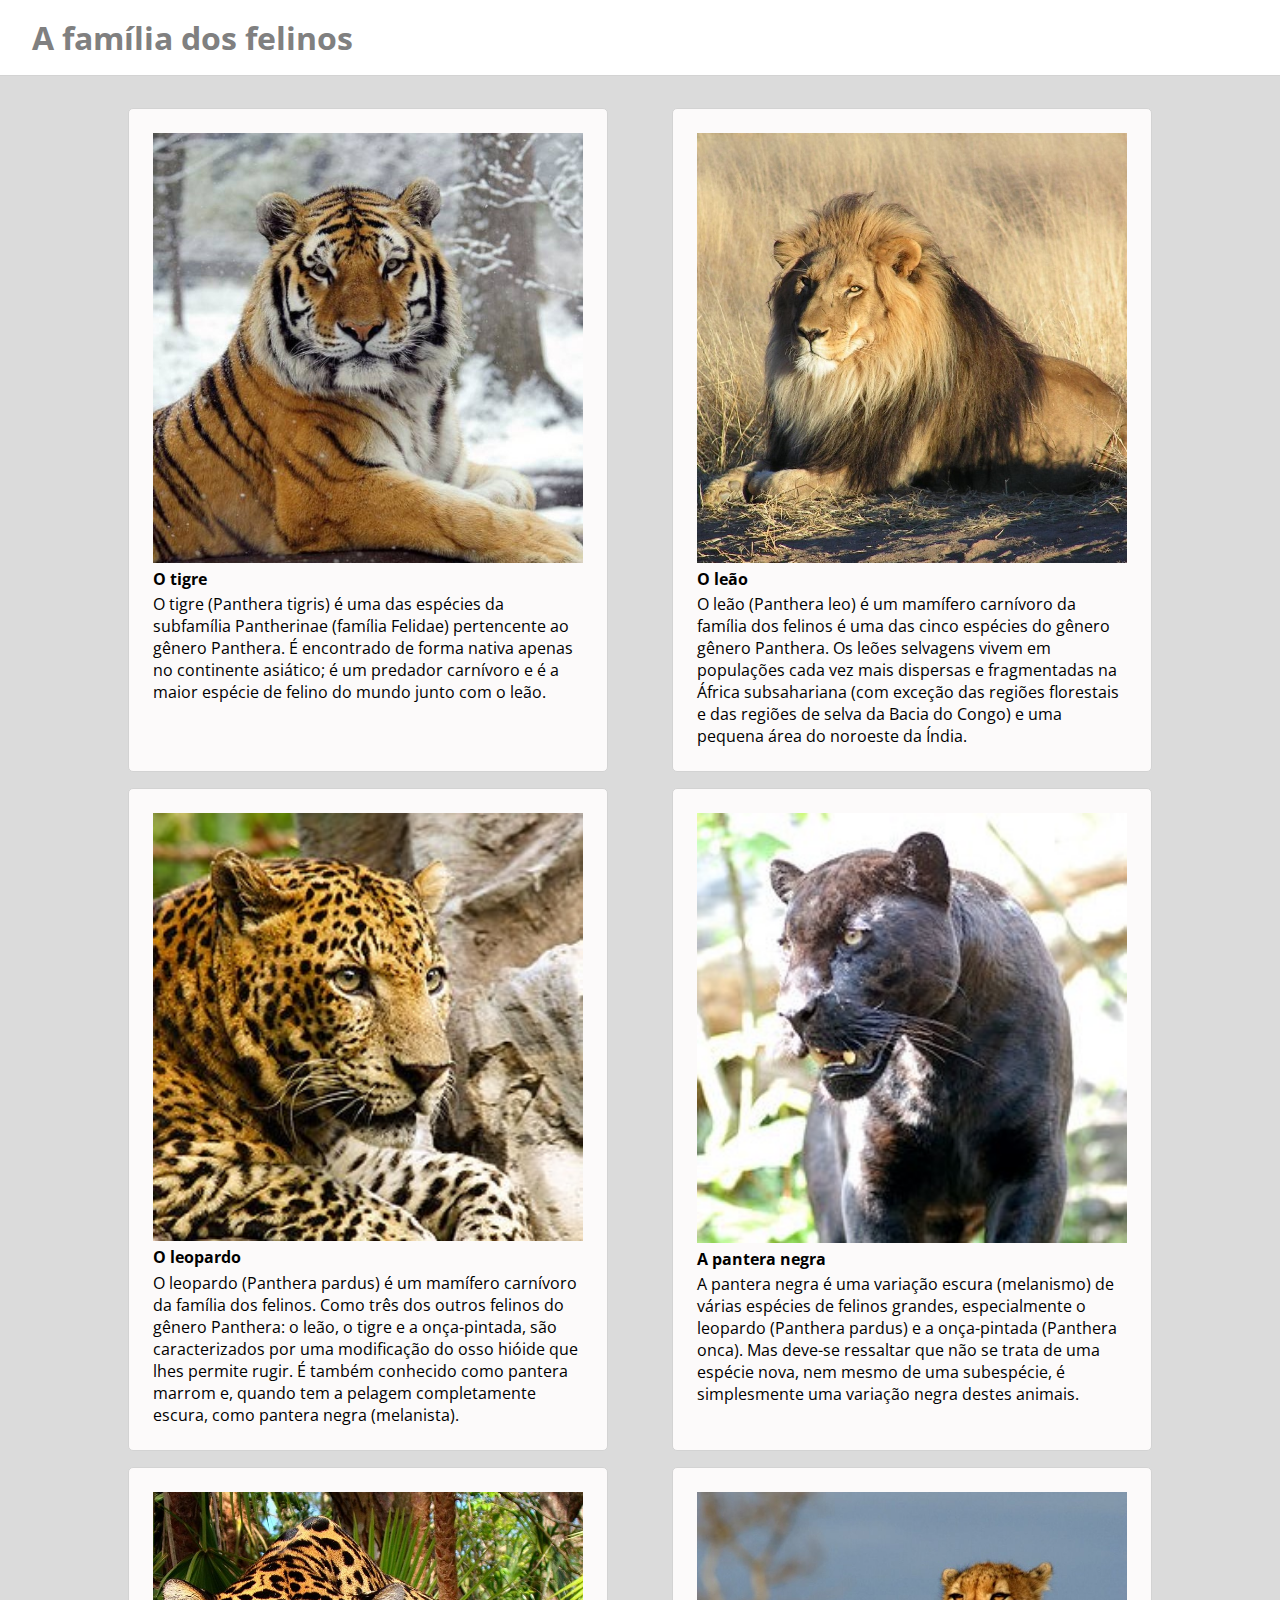
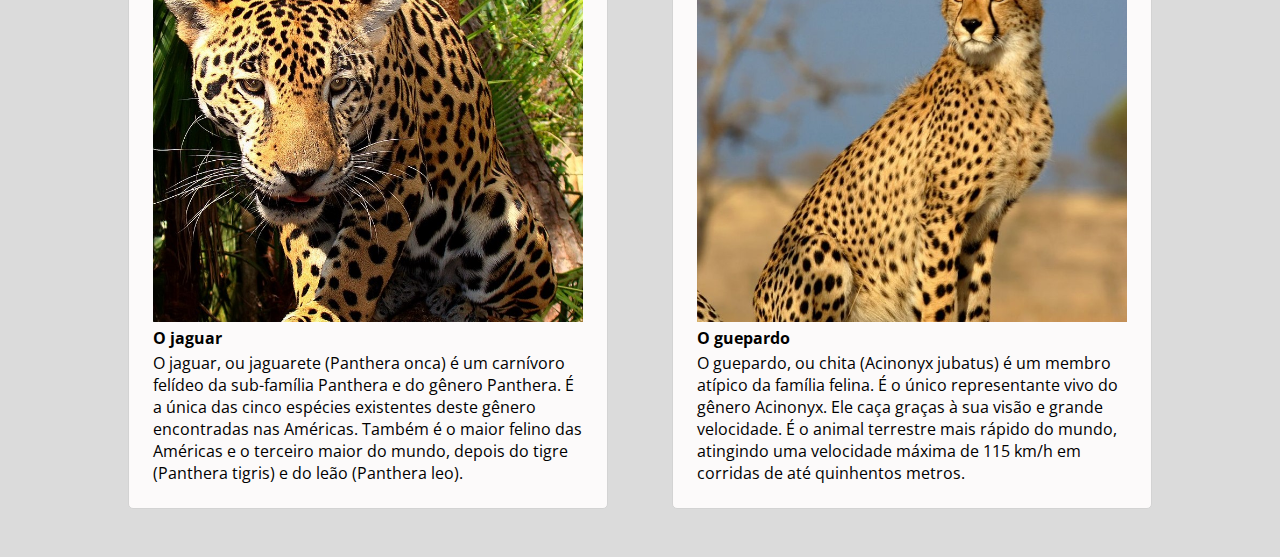
<file: Aula_05/index.html>
<!DOCTYPE html>
<html lang="pt-BR">

<head>
  <meta charset="UTF-8">
  <meta http-equiv="X-UA-Compatible" content="IE=edge">
  <meta name="viewport" content="width=device-width, initial-scale=1.0">
  <link rel="stylesheet" href="./styles.css">
  <title>Aula 5 - Modificar elementos com JS </title>
</head>

<body>

  <h1>A família dos felinos</h1>

  <div class="container">
    <div class="item">
      <img src="./images/tiger.jpg">
      <h2>O tigre</h2>
      <p>
        O tigre (Panthera tigris) é uma das espécies da subfamília Pantherinae (família Felidae)
        pertencente ao gênero Panthera. É encontrado de forma nativa apenas no continente asiático; é um predador
        carnívoro e
        é a maior espécie de felino do mundo junto com o leão.
      </p>
    </div>
    <div class="item">
      <img src="./images/leon.jpg">
      <h2>O leão</h2>
      <p>
        O leão (Panthera leo) é um mamífero carnívoro da família dos felinos é uma das cinco espécies do gênero
        gênero Panthera. Os leões selvagens vivem em populações cada vez mais dispersas e fragmentadas na África
        subsahariana
        (com exceção das regiões florestais e das regiões de selva da Bacia do Congo) e uma pequena área do noroeste da
        Índia.
      </p>
    </div>
    <div class="item">
      <img src="./images/leopardo.jpg">
      <h2>O leopardo</h2>
      <p>
        O leopardo (Panthera pardus) é um mamífero carnívoro da família dos felinos. Como três dos outros
        felinos do gênero Panthera: o leão, o tigre e a onça-pintada, são caracterizados por uma modificação do osso
        hióide que lhes permite rugir.
        É também conhecido como pantera marrom e, quando tem a pelagem completamente escura, como pantera negra
        (melanista).
      </p>
    </div>
    <div class="item">
      <img src="./images/pantera-negra.jpg">
      <h2>A pantera negra</h2>
      <p>
        A pantera negra é uma variação escura (melanismo) de várias espécies de felinos grandes, especialmente o
        leopardo (Panthera pardus) e a onça-pintada (Panthera onca).
        Mas deve-se ressaltar que não se trata de uma espécie nova, nem mesmo de uma subespécie, é simplesmente uma
        variação negra destes animais.
      </p>
    </div>
    <div class="item">
      <img src="./images/jaguar.jpg">
      <h2>O jaguar</h2>
      <p>
        O jaguar, ou jaguarete (Panthera onca) é um carnívoro felídeo da sub-família Panthera e do
        gênero Panthera. É a única das cinco espécies existentes deste gênero encontradas nas Américas. Também
        é o maior felino das Américas e o terceiro maior do mundo, depois do tigre (Panthera tigris) e do leão (Panthera
        leo).
      </p>
    </div>
    <div class="item">
      <img src="./images/chita.jpg">
      <h2>O guepardo</h2>
      <p>
        O guepardo, ou chita (Acinonyx jubatus) é um membro atípico da família felina. É o único
        representante vivo do gênero Acinonyx. Ele caça graças à sua visão e grande velocidade. É o animal terrestre
        mais rápido
        do mundo, atingindo uma velocidade máxima de 115 km/h em corridas de até quinhentos metros.
      </p>
    </div>
  </div>

  <script src="./modules/principal.js"></script>

</body>

</html>
</file>
<file: Aula_05/styles.css>
@import url('https://fonts.googleapis.com/css2?family=Open+Sans:wght@300;400&display=swap');

* {
  margin: 0;
  padding: 0;
  font-family: 'Open Sans', sans-serif;
}

body{
  background-color: rgb(219, 219, 219);
}

h1 {
  padding: .5em 1em;
  background-color: white;
  border-bottom: 1px solid lightgrey;
  color: grey;
}

.container {
  display: flex;
  flex-wrap: wrap;
  justify-content: space-between;
  width: 80%;
  margin: 2em 10%;
}

.item {
  width: 30em;
  background-color: rgb(252, 250, 250);
  box-sizing: border-box;
  padding: 1.5em;
  margin-bottom: 1em;
  border-radius: 5px;
  border: 1px solid lightgray;
}

.item img {
  width: 100%;
}

.item h2 {
  font-size: 1em;
  margin-bottom: .2em;
}

.dark {
  background-color: rgb(39, 39, 39);
}
.titulo2 {
  background-color: rgb(19, 19, 19);
  color: rgb(170, 170, 170);
  border-color: black;

}
.item_02 {
  background-color: rgb(19, 19, 19);
  border-color: black;
}
.item_03 {
  color: rgb(230, 230, 230);
}


/* ------------------------------ Estilos para o tema escuro (Dark-Mode) ----------------------------------------------- */

/* Os seguintes estilos são os que usaremos para aplicar o modo escuro, 
você terá que modificar os seletores a fim de poder resolver o exercício. /* 
// A cor de fundo 
{
  background-color: rgb(39, 39, 39);
}
// Modificações no titulo 'A família dos felinos'
{ 
  background-color: rgb(19, 19, 19);
  color: rgb(170, 170, 170);
  border-color: black;
}
// Modificações nos items
{
  background-color: rgb(19, 19, 19);
  border-color: black;
}
// Modificações nos textos dos itens e cabeçalhos dos itens
{
  color: rgb(230, 230, 230);
}
*/
</file>
